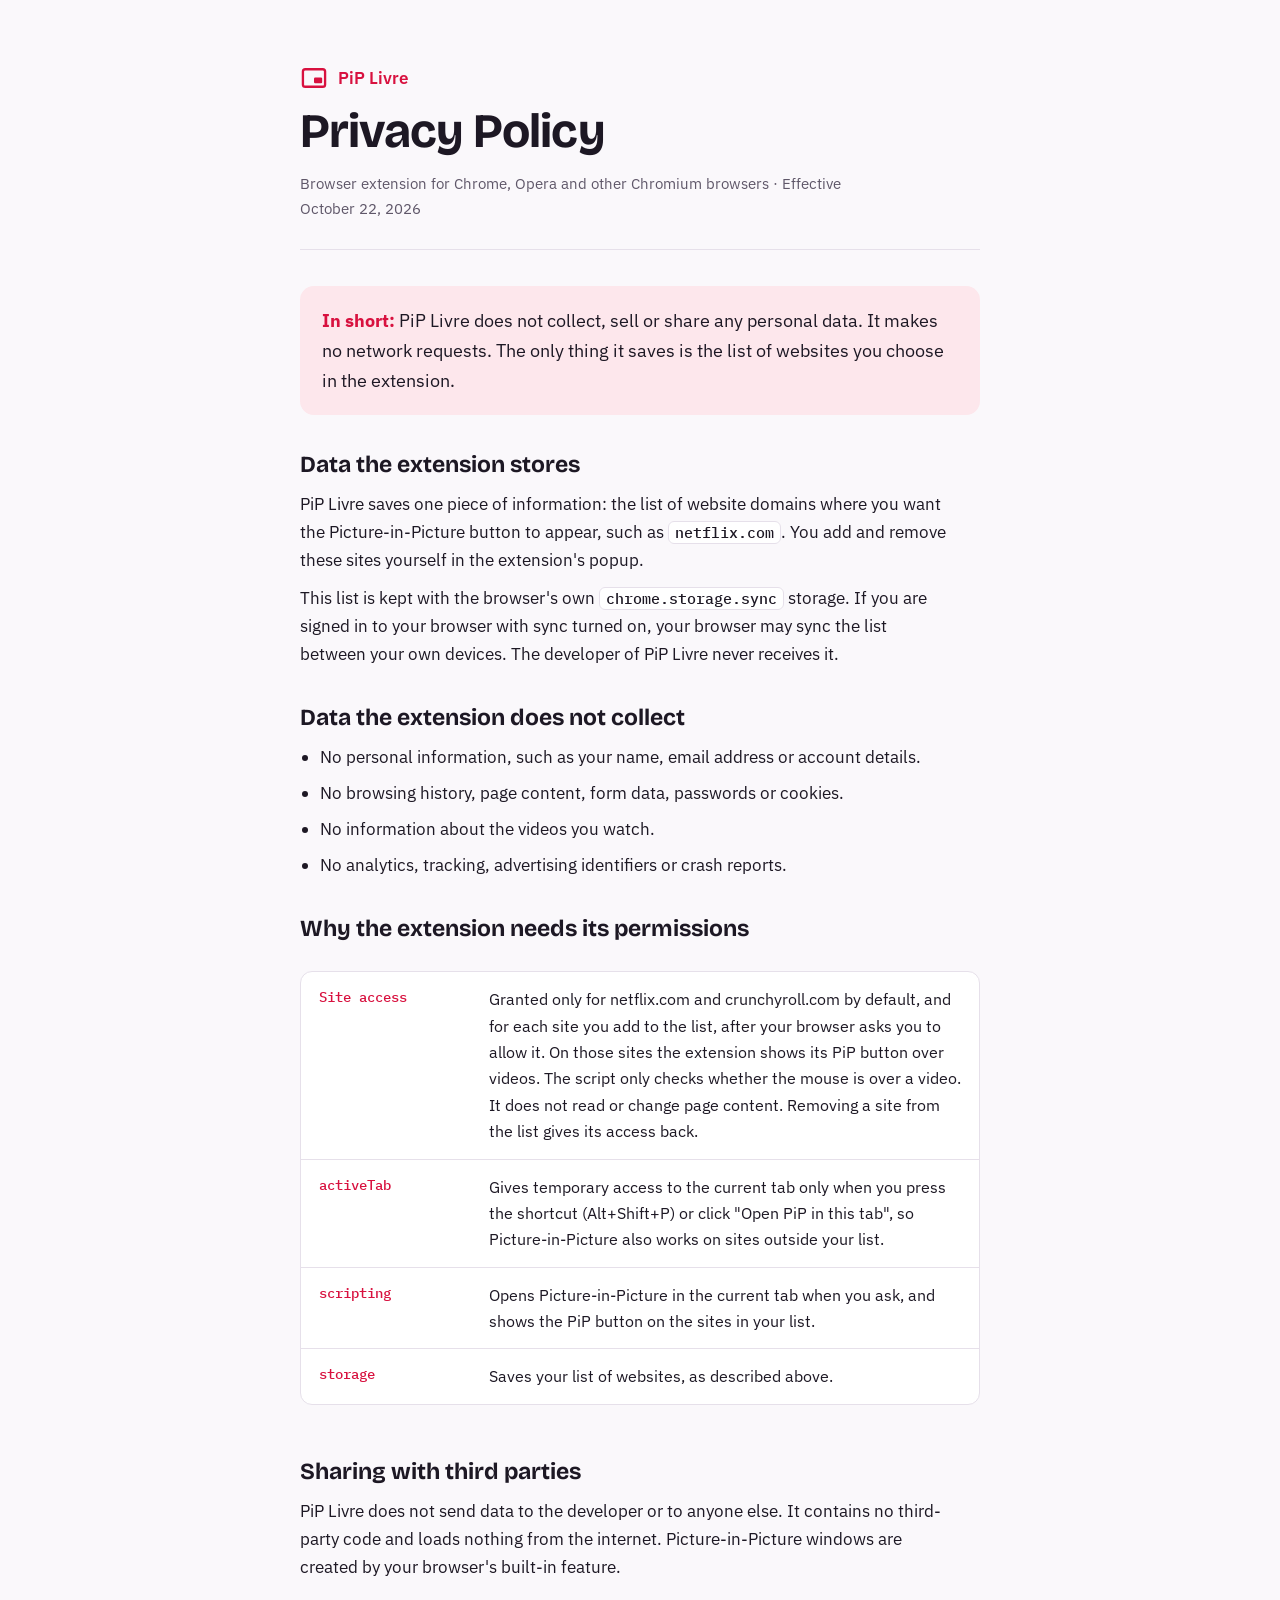
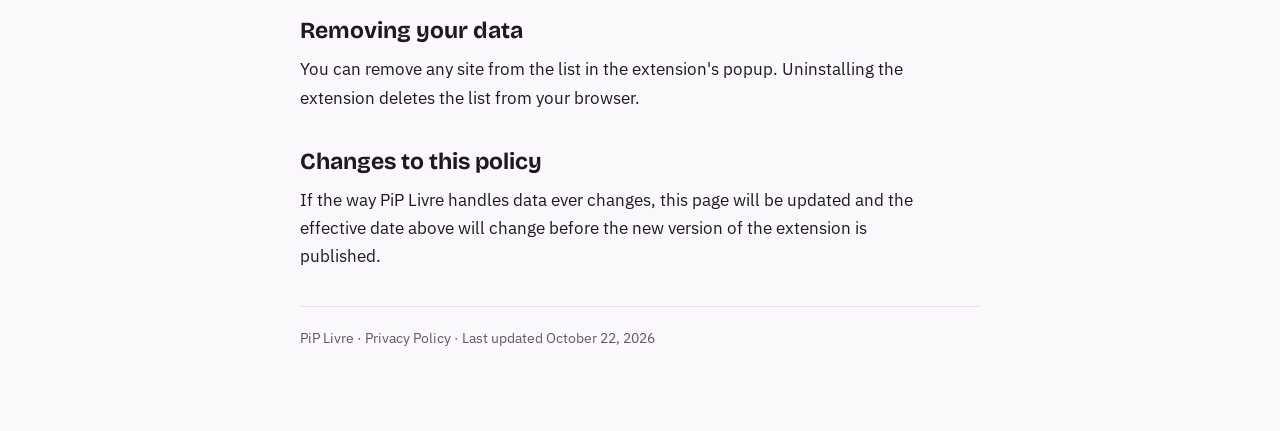
<file: index.html>
<!doctype html>
<html lang="en">
<head>
<meta charset="utf-8">
<meta name="viewport" content="width=device-width, initial-scale=1">
<meta name="description" content="Privacy policy for the PiP Livre browser extension.">
<title>PiP Livre Privacy Policy</title>
<link rel="stylesheet" href="https://fonts.googleapis.com/css2?family=Bricolage+Grotesque:opsz,wght@12..96,700&family=IBM+Plex+Sans:wght@400;600&family=IBM+Plex+Mono:wght@500&display=swap">
<style>
  /* Layout: single readable column, a quiet header band in the extension's colors, sections as plain prose. */
  :root {
    --bg: #faf8fb;
    --surface: #ffffff;
    --fg: #1d1824;
    --muted: #5f5769;
    --line: #e6e0ea;
    --accent: #d8113f;
    --accent-soft: #fde7ec;
    --font-display: "Bricolage Grotesque", "Segoe UI", system-ui, sans-serif;
    --font-body: "IBM Plex Sans", "Segoe UI", system-ui, sans-serif;
    --font-mono: "IBM Plex Mono", ui-monospace, Consolas, monospace;
  }
  @media (prefers-color-scheme: dark) {
    :root:not([data-theme="light"]) {
      --bg: #141119; --surface: #1d1925; --fg: #f1edf5; --muted: #a79fb2;
      --line: #2e2838; --accent: #ff4d73; --accent-soft: #3a1825; color-scheme: dark;
    }
  }
  :root[data-theme="dark"] {
    --bg: #141119; --surface: #1d1925; --fg: #f1edf5; --muted: #a79fb2;
    --line: #2e2838; --accent: #ff4d73; --accent-soft: #3a1825; color-scheme: dark;
  }

  body {
    background: var(--bg);
    color: var(--fg);
    font: 400 17px/1.65 var(--font-body);
    padding-left: max(16px, env(safe-area-inset-left, 0px));
    padding-right: max(16px, env(safe-area-inset-right, 0px));
    padding-block: 56px 72px;
  }
  main { max-width: 680px; margin: 0 auto; display: flex; flex-direction: column; gap: 36px; }

  header { display: flex; flex-direction: column; gap: 14px; padding-bottom: 28px; border-bottom: 1px solid var(--line); }
  .brand { display: flex; align-items: center; gap: 10px; font-weight: 600; color: var(--accent); }
  .brand svg { width: 28px; height: 28px; flex: none; }
  h1 { font: 700 clamp(34px, 6vw, 48px)/1.08 var(--font-display); letter-spacing: -0.02em; margin: 0; text-wrap: balance; }
  .meta { color: var(--muted); font-size: 15px; margin: 0; }

  .summary {
    background: var(--accent-soft);
    border-radius: 14px;
    padding: 20px 22px;
    margin: 0;
    font-size: 18px;
  }
  .summary strong { color: var(--accent); }

  section { display: flex; flex-direction: column; gap: 10px; }
  h2 { font: 700 23px/1.25 var(--font-display); margin: 0; text-wrap: balance; }
  p { margin: 0; max-width: 65ch; }
  ul { margin: 0; padding-left: 1.2em; display: flex; flex-direction: column; gap: 8px; }
  code { font: 500 0.88em var(--font-mono); background: var(--surface); border: 1px solid var(--line); border-radius: 6px; padding: 1px 6px; }

  .perms { display: flex; flex-direction: column; border: 1px solid var(--line); border-radius: 12px; background: var(--surface); }
  .perm { display: grid; grid-template-columns: 9.5rem 1fr; gap: 6px 18px; padding: 14px 18px; border-top: 1px solid var(--line); }
  .perm:first-child { border-top: none; }
  .perm dt { font: 500 14px/1.6 var(--font-mono); color: var(--accent); }
  .perm dd { margin: 0; min-width: 0; font-size: 16px; }
  @media (max-width: 520px) { .perm { grid-template-columns: 1fr; } }

  footer { color: var(--muted); font-size: 14px; border-top: 1px solid var(--line); padding-top: 20px; }
</style>
</head>
<body>
<main>
  <header>
    <div class="brand">
      <svg viewBox="0 0 24 24" fill="none" stroke="currentColor" stroke-width="2" aria-hidden="true">
        <rect x="2.5" y="4.5" width="19" height="15" rx="2"/>
        <rect x="12" y="11.5" width="7" height="5" rx="1" fill="currentColor" stroke="none"/>
      </svg>
      PiP Livre
    </div>
    <h1>Privacy Policy</h1>
    <p class="meta">Browser extension for Chrome, Opera and other Chromium browsers · Effective October 22, 2026</p>
  </header>

  <p class="summary"><strong>In short:</strong> PiP Livre does not collect, sell or share any personal data. It makes no network requests. The only thing it saves is the list of websites you choose in the extension.</p>

  <section>
    <h2>Data the extension stores</h2>
    <p>PiP Livre saves one piece of information: the list of website domains where you want the Picture-in-Picture button to appear, such as <code>netflix.com</code>. You add and remove these sites yourself in the extension's popup.</p>
    <p>This list is kept with the browser's own <code>chrome.storage.sync</code> storage. If you are signed in to your browser with sync turned on, your browser may sync the list between your own devices. The developer of PiP Livre never receives it.</p>
  </section>

  <section>
    <h2>Data the extension does not collect</h2>
    <ul>
      <li>No personal information, such as your name, email address or account details.</li>
      <li>No browsing history, page content, form data, passwords or cookies.</li>
      <li>No information about the videos you watch.</li>
      <li>No analytics, tracking, advertising identifiers or crash reports.</li>
    </ul>
  </section>

  <section>
    <h2>Why the extension needs its permissions</h2>
    <dl class="perms">
      <div class="perm"><dt>Site access</dt><dd>Granted only for netflix.com and crunchyroll.com by default, and for each site you add to the list, after your browser asks you to allow it. On those sites the extension shows its PiP button over videos. The script only checks whether the mouse is over a video. It does not read or change page content. Removing a site from the list gives its access back.</dd></div>
      <div class="perm"><dt>activeTab</dt><dd>Gives temporary access to the current tab only when you press the shortcut (Alt+Shift+P) or click "Open PiP in this tab", so Picture-in-Picture also works on sites outside your list.</dd></div>
      <div class="perm"><dt>scripting</dt><dd>Opens Picture-in-Picture in the current tab when you ask, and shows the PiP button on the sites in your list.</dd></div>
      <div class="perm"><dt>storage</dt><dd>Saves your list of websites, as described above.</dd></div>
    </dl>
  </section>

  <section>
    <h2>Sharing with third parties</h2>
    <p>PiP Livre does not send data to the developer or to anyone else. It contains no third-party code and loads nothing from the internet. Picture-in-Picture windows are created by your browser's built-in feature.</p>
  </section>

  <section>
    <h2>Removing your data</h2>
    <p>You can remove any site from the list in the extension's popup. Uninstalling the extension deletes the list from your browser.</p>
  </section>

  <section>
    <h2>Changes to this policy</h2>
    <p>If the way PiP Livre handles data ever changes, this page will be updated and the effective date above will change before the new version of the extension is published.</p>
  </section>

  <footer>PiP Livre · Privacy Policy · Last updated October 22, 2026</footer>
</main>
</body>
</html>
</file>
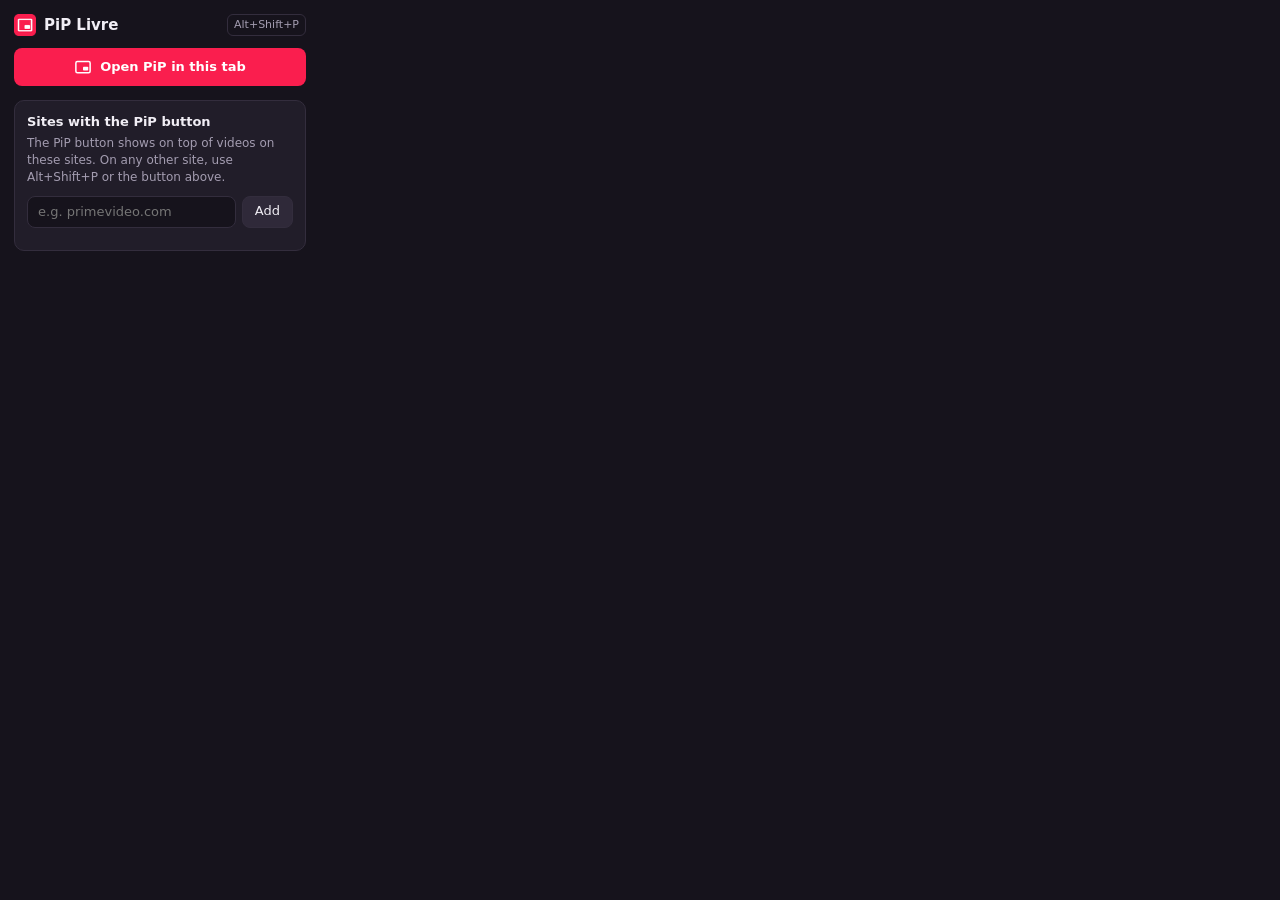
<file: pip-livre/popup.html>
<!doctype html>
<html lang="en">
<head>
  <meta charset="utf-8">
  <title>PiP Livre</title>
  <link rel="stylesheet" href="popup.css">
</head>
<body>
  <header>
    <img src="icons/icon32.png" alt="" width="22" height="22">
    <h1>PiP Livre</h1>
    <span class="atalho" title="Shortcut to open PiP">Alt+Shift+P</span>
  </header>

  <button id="abrir-pip" class="primario" type="button">
    <svg viewBox="0 0 24 24" fill="none" stroke="currentColor" stroke-width="2" aria-hidden="true">
      <rect x="2.5" y="4.5" width="19" height="15" rx="2"/>
      <rect x="12" y="11.5" width="7" height="5" rx="1" fill="currentColor" stroke="none"/>
    </svg>
    Open PiP in this tab
  </button>

  <section>
    <div class="titulo-secao">
      <h2>Sites with the PiP button</h2>
      <span id="contagem"></span>
    </div>
    <p class="ajuda">The PiP button shows on top of videos on these sites. On any other site, use Alt+Shift+P or the button above.</p>

    <button id="adicionar-atual" class="secundario" type="button" hidden></button>

    <form id="form-adicionar">
      <input id="campo-site" type="text" placeholder="e.g. primevideo.com" autocomplete="off" spellcheck="false" aria-label="Site domain">
      <button type="submit" class="secundario">Add</button>
    </form>
    <p id="erro" class="erro" role="alert" hidden></p>

    <ul id="lista"></ul>
    <p id="vazio" class="vazio" hidden>No sites in the list.</p>
  </section>

  <script src="popup.js"></script>
</body>
</html>
</file>
<file: pip-livre/popup.css>
:root {
  --fundo: #16131c;
  --painel: #211d29;
  --borda: #332d3d;
  --texto: #f1eef5;
  --suave: #a39cb0;
  --destaque: #fa1e4e;
  --destaque-hover: #ff3d68;
}

* { box-sizing: border-box; }

body {
  width: 320px;
  margin: 0;
  padding: 14px;
  background: var(--fundo);
  color: var(--texto);
  font: 13px/1.4 system-ui, -apple-system, "Segoe UI", sans-serif;
}

header {
  display: flex;
  align-items: center;
  gap: 8px;
  margin-bottom: 12px;
}

h1 { font-size: 15px; margin: 0; flex: 1; }

.atalho {
  font-size: 11px;
  color: var(--suave);
  border: 1px solid var(--borda);
  border-radius: 6px;
  padding: 2px 6px;
}

button {
  font: inherit;
  cursor: pointer;
  border: none;
  border-radius: 8px;
}

.primario {
  width: 100%;
  display: flex;
  align-items: center;
  justify-content: center;
  gap: 8px;
  height: 38px;
  background: var(--destaque);
  color: #fff;
  font-weight: 600;
}
.primario:hover { background: var(--destaque-hover); }
.primario svg { width: 18px; height: 18px; }

section {
  margin-top: 14px;
  padding: 12px;
  background: var(--painel);
  border: 1px solid var(--borda);
  border-radius: 10px;
}

.titulo-secao {
  display: flex;
  align-items: baseline;
  justify-content: space-between;
}

h2 { font-size: 13px; margin: 0; }
#contagem { color: var(--suave); font-size: 12px; }

.ajuda {
  margin: 4px 0 10px;
  color: var(--suave);
  font-size: 12px;
}

.secundario {
  height: 32px;
  padding: 0 12px;
  background: #2f2939;
  color: var(--texto);
  border: 1px solid var(--borda);
}
.secundario:hover { border-color: var(--destaque); }

#adicionar-atual {
  width: 100%;
  margin-bottom: 8px;
  text-align: left;
  overflow: hidden;
  text-overflow: ellipsis;
  white-space: nowrap;
}

form { display: flex; gap: 6px; }

input {
  flex: 1;
  min-width: 0;
  height: 32px;
  padding: 0 10px;
  border-radius: 8px;
  border: 1px solid var(--borda);
  background: var(--fundo);
  color: var(--texto);
  font: inherit;
}
input:focus { outline: none; border-color: var(--destaque); }

.erro { color: #ff8a9f; font-size: 12px; margin: 6px 0 0; }

ul {
  list-style: none;
  margin: 10px 0 0;
  padding: 0;
  max-height: 220px;
  overflow-y: auto;
}

li {
  display: flex;
  align-items: center;
  justify-content: space-between;
  gap: 8px;
  padding: 7px 4px 7px 10px;
  border-top: 1px solid var(--borda);
}
li:first-child { border-top: none; }

li span { overflow: hidden; text-overflow: ellipsis; white-space: nowrap; }

.remover {
  flex: none;
  width: 26px;
  height: 26px;
  background: transparent;
  color: var(--suave);
  font-size: 18px;
  line-height: 1;
}
.remover:hover { background: #3a2230; color: var(--destaque-hover); }

.vazio { color: var(--suave); font-size: 12px; margin: 10px 0 0; text-align: center; }

li .nome { flex: 1; min-width: 0; }

.permitir {
  flex: none;
  height: 26px;
  padding: 0 10px;
  border-radius: 13px;
  background: var(--destaque);
  color: #fff;
  font-size: 12px;
  font-weight: 600;
}
.permitir:hover { background: var(--destaque-hover); }
</file>
